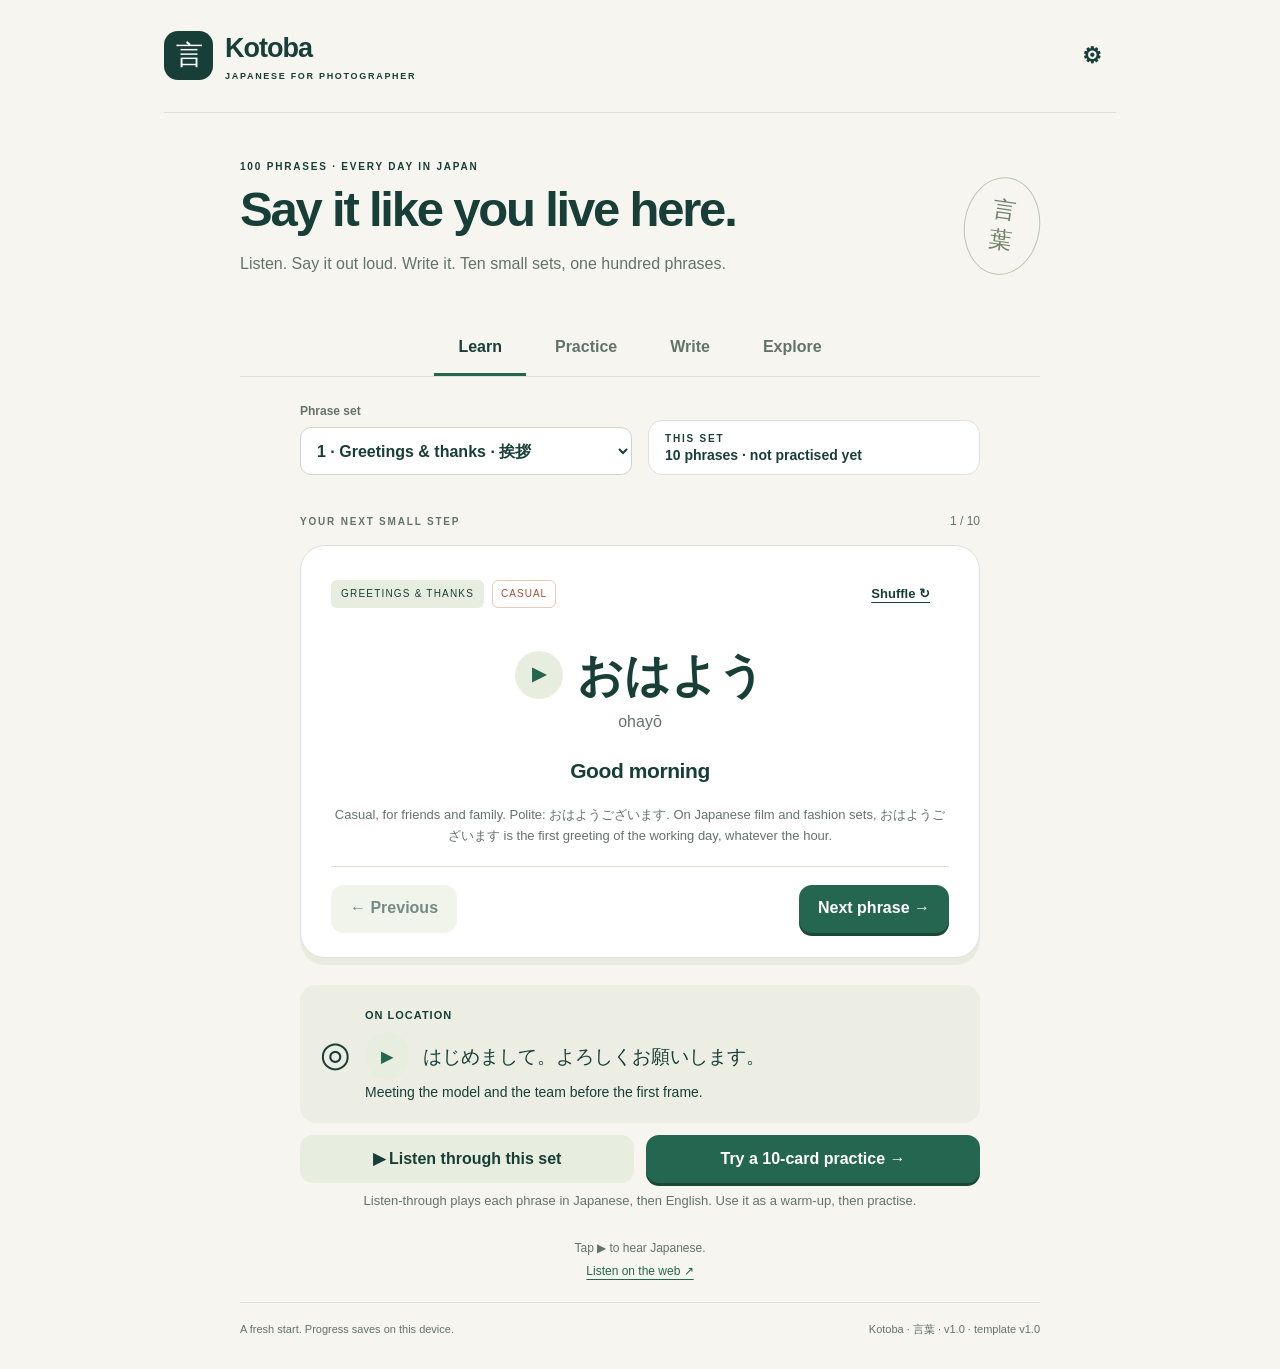
<file: index.html>
<!doctype html>
<html lang="en">
<head>
  <meta charset="utf-8"><meta name="viewport" content="width=device-width,initial-scale=1,viewport-fit=cover">
  <meta name="theme-color" content="#173f39"><meta name="description" content="Kotoba: 100 everyday Japanese phrases for photographers. Listen, speak, practise and write.">
  <meta name="apple-mobile-web-app-capable" content="yes"><meta name="apple-mobile-web-app-status-bar-style" content="default">
  <link rel="manifest" href="./manifest.webmanifest"><link rel="apple-touch-icon" href="./icons/icon-192.png">
  <link rel="icon" href="./icons/icon.svg" type="image/svg+xml"><link rel="stylesheet" href="./style.css">
  <title>Kotoba · 100 Everyday Phrases</title>
</head>
<body>
<div class="shell">
  <header><a class="brand" href="./" aria-label="Kotoba home"><span class="brand-icon" lang="ja">言</span><span>Kotoba<small>JAPANESE FOR PHOTOGRAPHER</small></span></a><button id="settingsButton" class="icon-button" aria-label="Audio and display settings">⚙</button></header>
  <main>
    <div class="intro"><div><p class="eyebrow">100 PHRASES · EVERY DAY IN JAPAN</p><h1>Say it like you live here.</h1><p>Listen. Say it out loud. Write it. Ten small sets, one hundred phrases.</p></div><div class="seal" lang="ja" aria-hidden="true">言<br>葉</div></div>
    <nav class="tabs" aria-label="Learning activities"><button data-view="learn" aria-current="page">Learn</button><button data-view="practice">Practice</button><button data-view="write">Write</button><button data-view="explore">Explore</button></nav>
    <section class="controls" aria-label="Lesson choices">
      <label>Phrase set<select id="set"></select></label>
      <div class="set-progress" aria-live="polite"><span class="eyebrow">THIS SET</span><strong id="setProgress">A fresh start.</strong><span id="setDue" class="muted"></span></div>
    </section>

    <section id="learnView" class="view">
      <div class="section-line"><p class="eyebrow">YOUR NEXT SMALL STEP</p><span id="learnIndex">1 / 10</span></div>
      <article class="study-card">
        <div class="card-top"><span class="tag" id="setTag">GREETINGS</span><span class="register" id="register">polite</span><button id="shuffle" class="quiet">Shuffle ↻</button></div>
        <div class="japanese-line phrase-line"><button id="studySpeak" class="speaker" aria-label="Hear this phrase">▶</button><div id="studyJp" class="phrase" lang="ja"></div></div>
        <p id="studyKana" class="reading" lang="ja"></p><p id="studyRomaji" class="romaji"></p>
        <p id="studyEn" class="meaning"></p>
        <p id="studyNote" class="card-note"></p>
        <details id="breakdown" class="breakdown"><summary>Break it down</summary><ul id="parts" class="parts"></ul><div id="kanjiRow" class="kanji-row"></div></details>
        <div class="card-navigation"><button id="previous" class="secondary">← Previous</button><button id="next" class="primary">Next phrase →</button></div>
      </article>
      <aside class="photo-note"><span aria-hidden="true">◎</span><div><strong>On location</strong><div class="japanese-line scene-line"><button id="sceneSpeak" class="speaker small" aria-label="Hear the on-location example">▶</button><span id="sceneJp" lang="ja"></span></div><p id="sceneEn"></p></div></aside>
      <div class="button-row learn-actions"><button id="preview" class="secondary">▶ Listen through this set</button><button id="startFromLearn" class="primary">Try a 10-card practice →</button></div>
      <p class="muted center">Listen-through plays each phrase in Japanese, then English. Use it as a warm-up, then practise.</p>
    </section>

    <section id="practiceView" class="view" hidden>
      <div id="practiceSetup" class="panel"><p class="eyebrow">TEN CARDS. YOUR OWN PACE.</p><h2>Put it into practice.</h2><p>Mistakes come back at the end. A phrase is learned when you recall it again days later.</p>
        <label>How would you like to practise?<select id="quizType">
          <option value="choice">Read Japanese → choose the meaning</option>
          <option value="listen">Listen → choose the meaning</option>
          <option value="recall">English → choose the Japanese</option>
          <option value="speak">English → say it in Japanese</option>
          <option value="type">English → type the Japanese</option>
        </select></label>
        <p id="dueCount" class="muted"></p>
        <div class="button-row"><button id="startQuiz" class="primary">Start practice</button><button id="reviewQuiz" class="secondary">Review due cards</button><button id="trickyQuiz" class="secondary">Tricky phrases</button></div>
      </div>
      <div id="quizArea" hidden>
        <div class="section-line"><span id="quizProgress"></span><button id="endQuiz" class="quiet">End session</button></div><progress id="quizBar" max="10" value="0" aria-label="Cards completed"></progress>
        <article class="quiz-card"><p id="quizPrompt" class="eyebrow"></p>
          <div class="japanese-line"><button id="quizSpeak" class="speaker" aria-label="Hear the practice phrase">▶</button><div id="quizQuestion" class="quiz-question" lang="ja"></div></div><p id="quizHint" class="muted"></p>
          <div id="answers" class="answers"></div>
          <form id="typeForm" hidden><label for="typedAnswer">Hiragana, katakana, kanji or romaji</label><input id="typedAnswer" autocomplete="off" autocapitalize="none" spellcheck="false" placeholder="e.g. arigatou"><button type="submit" id="checkTyped" class="primary wide">Check answer</button></form>
          <div id="speakArea" class="speak-area" hidden>
            <button id="micButton" class="mic" aria-pressed="false"><span aria-hidden="true">●</span><span id="micLabel">Tap and speak</span></button>
            <p id="heard" class="heard" aria-live="polite"></p>
            <div id="speakChoices" class="button-row" hidden><button id="speakRetry" class="secondary">Try again</button><button id="speakAccept" class="secondary">Count it as right</button><button id="speakGiveUp" class="quiet">Show the answer</button></div>
            <div id="selfCheck" class="button-row" hidden><button id="selfReveal" class="primary wide">I said it. Show the answer</button></div>
            <div id="selfMark" class="button-row" hidden><button id="selfRight" class="primary">I got it right</button><button id="selfWrong" class="secondary">Not yet</button></div>
          </div>
          <div id="feedback" class="feedback" role="status" aria-live="polite" hidden></div><button id="continueQuiz" class="primary wide" hidden>Continue →</button>
        </article>
      </div>
      <div id="quizSummary" class="panel" hidden><p class="eyebrow">ONE STEP FURTHER</p><h2>Practice complete.</h2><p id="summaryText"></p><button id="again" class="primary">Practise again</button></div>
    </section>

    <section id="writeView" class="view" hidden>
      <div class="panel write-intro"><p class="eyebrow">STROKE BY STROKE</p><h2>Write it to own it.</h2><p>Every kanji and katakana in this set. Watch the order, then write. Write each character correctly three times to master it.</p>
        <div id="charStrip" class="char-strip" role="list"></div></div>
      <article class="write-card">
        <div class="write-head"><div id="writeChar" class="write-char" lang="ja"></div><div><p id="writeMeaning" class="write-meaning"></p><p id="writeReading" class="muted"></p><div class="japanese-line write-example"><button id="writeSpeak" class="speaker small" aria-label="Hear the example phrase">▶</button><span id="writeExample" lang="ja"></span></div></div></div>
        <div class="write-grid">
          <figure class="model"><svg id="model" viewBox="0 0 109 109" role="img" aria-label="Stroke order animation"></svg><figcaption><button id="playStrokes" class="secondary">▶ Watch the strokes</button></figcaption></figure>
          <div class="pad"><canvas id="pad" aria-label="Writing area. Draw the character with your finger, stylus or mouse."></canvas>
            <div class="pad-tools"><span id="strokeCount" class="muted"></span><label class="check-label inline"><input id="guideToggle" type="checkbox" checked> Guide</label><button id="clearPad" class="quiet">Clear</button></div></div>
        </div>
        <p id="writeMsg" class="write-msg" role="status" aria-live="polite"></p>
        <div class="mastery"><span id="masteryText"></span><span id="masteryDots" class="dots" aria-hidden="true"></span></div>
        <div class="button-row"><button id="backToPhrase" class="secondary" hidden>← Back to phrase</button><button id="writeAgain" class="secondary">Write again</button><button id="nextChar" class="primary">Next character →</button></div>
      </article>
    </section>

    <section id="exploreView" class="view" hidden>
      <article class="panel"><p class="eyebrow">ALL ONE HUNDRED</p><h2>Find any phrase.</h2><label for="search">Search Japanese, romaji or English</label><input id="search" type="search" placeholder="e.g. thank, sumimasen, 元気" autocomplete="off"><ol id="phraseList" class="phrase-list"></ol></article>
      <details open><summary>Reading Japanese out loud</summary><p>は as the topic particle is read <b>wa</b>: こんにちは, 実は, おすすめは. を is read <b>o</b>: 水をください. A small っ doubles the next consonant: 行ってきます is it-te-ki-ma-su. Long vowels matter: ありがとう is arigatō, not arigato. In です and ます the final u is often almost silent: des, mas.</p><p>The original post marks a stressed syllable in red. Japanese actually uses pitch (high and low), not stress, and it changes with region and phrase. Copy the audio rather than a marked syllable.</p></details>
      <details><summary>Casual or polite?</summary><p>Each card shows its register. <b>Casual</b> is for friends and peers. <b>Polite</b> (です／ます) is your default with clients, agencies, staff and anyone you have just met. <b>Very polite</b> is respectful keigo for clients, galleries and hotels. <b>Slang</b> is fine among friends, risky at work. Many casual phrases have a polite twin in the note.</p></details>
      <details><summary>Install, audio, speaking & your progress</summary><p>iPhone: open the published HTTPS link in Safari, then Share → Add to Home Screen. On desktop, use the browser’s install option or a bookmark.</p><p>Tap a speaker to hear Japanese. Choose a Japanese voice in settings. If audio is unavailable, use “Listen on the web”. That opens Google Translate; tap its speaker there.</p><p>Speaking practice uses your browser’s speech recognition when it exists (Chrome, Edge, Safari). It checks the words it heard, not your pitch accent. Recognition sometimes writes a word in kanji where we use kana. If you know you said it right, tap “Count it as right”. Without recognition, you say it aloud and check yourself.</p><p>Progress stays in this browser on this device. It does not sync. Correct cards return after 1, 3, 7, then 14 days. A mistake resets the card and brings it back in the same session. Phrases you miss twice or more appear in “Tricky phrases”. Use settings to back up and restore.</p></details>
      <details><summary>Sources</summary><p>Phrase list: <a href="https://www.instagram.com/p/DfcKta_jA6y/" target="_blank" rel="noopener">@mikanko_studio, “100 phrases Japanese people say every day”</a> (7 Nov 2026). English meanings, usage notes and breakdowns were written for this course.</p><p>Stroke order: <a href="https://kanjivg.tagaini.net" target="_blank" rel="noopener">KanjiVG</a> © Ulrich Apel, <a href="https://creativecommons.org/licenses/by-sa/3.0/" target="_blank" rel="noopener">CC BY-SA 3.0</a>. Browser audio: <a href="https://developer.mozilla.org/en-US/docs/Web/API/Web_Speech_API" target="_blank" rel="noopener">Web Speech API</a>. Voices and accent vary by device.</p></details>
    </section>

    <div class="audio-footer"><p id="audioStatus" role="status">Tap ▶ to hear Japanese.</p><a id="webListen" href="https://translate.google.com/?sl=ja&tl=en&op=translate" target="_blank" rel="noopener">Listen on the web ↗</a></div>
    <footer><span id="progressText">A fresh start.</span><span>Kotoba · 言葉 · v1.0 · template v1.0</span></footer>
  </main>
</div>
<dialog id="settings"><form method="dialog"><div class="section-line"><h2>Make it yours.</h2><button class="icon-button" aria-label="Close settings">✕</button></div></form><label>Japanese voice<select id="voice"></select></label><label>Speaking pace<select id="rate"><option value="0.7">Slow · 0.7×</option><option value="0.9">Gentle · 0.9×</option><option value="1">Natural · 1×</option></select></label><label class="check-label"><input id="romajiToggle" type="checkbox" checked> Show romaji on learning cards</label><button id="testVoice" class="secondary wide">▶ Test Japanese voice</button><p class="muted">No Japanese voice? Check your device’s language and voice settings, or use “Listen on the web”. Audio plays only when you tap.</p><button id="exportProgress" class="quiet wide">Download a progress backup</button><label class="quiet">Restore progress backup<input id="importProgress" type="file" accept="application/json,.json"></label><p id="settingsMessage" role="status"></p></dialog>
<script src="./phrases.js"></script><script src="./strokes.js"></script><script src="./app.js"></script>
</body></html>
</file>
<file: style.css>
:root{color-scheme:light;--ink:#183e38;--muted:#63736c;--paper:#f6f5ef;--line:#dce2d9;--green:#246650;--pale:#e8eedf;--orange:#ac4e32}*{box-sizing:border-box}body{margin:0;background:var(--paper);color:var(--ink);font:16px/1.55 -apple-system,BlinkMacSystemFont,"Segoe UI",sans-serif}button,input,select{font:inherit}button,a,input,select{touch-action:manipulation}button{cursor:pointer;border:0;border-radius:13px;min-height:48px;padding:11px 19px;font-weight:650;color:var(--ink);background:transparent}button:disabled{cursor:default;opacity:.6}button:hover:not(:disabled){filter:brightness(.95)}button:focus-visible,a:focus-visible,summary:focus-visible{outline:3px solid #b25e3c;outline-offset:4px}input:focus,select:focus{outline:3px solid #b9c9ac;outline-offset:2px}a{color:var(--green);text-underline-offset:4px}p{margin:8px 0 16px}h1,h2{letter-spacing:-.045em;line-height:1.12}h1{font-size:clamp(32px,5vw,49px);font-weight:650;margin:8px 0 15px}h2{font-size:28px;margin:8px 0 16px}.shell{max-width:1040px;margin:auto;padding:0 44px}header{display:flex;align-items:center;justify-content:space-between;padding:28px 0;border-bottom:1px solid var(--line)}.brand{display:flex;gap:12px;align-items:center;text-decoration:none;color:var(--ink);font-size:27px;font-weight:750;letter-spacing:-1px}.brand-icon{display:grid;place-items:center;background:var(--ink);color:white;border-radius:14px;width:49px;height:49px;font-size:27px;font-weight:400}.brand small{display:block;font-size:9px;letter-spacing:1.7px;font-weight:600}.icon-button{font-size:22px;padding:8px 14px}.intro{display:flex;justify-content:space-between;align-items:center;margin:40px 0 29px}.intro>div>p:last-child{color:var(--muted)}.eyebrow{font-size:10px;letter-spacing:1.8px;font-weight:750;margin:0}.seal{border:1px solid #b9c5b4;border-radius:50%;width:76px;height:98px;display:grid;place-content:center;font-family:serif;font-size:23px;color:#70816b;line-height:1.3;transform:rotate(8deg)}.tabs{display:flex;gap:5px;border-bottom:1px solid var(--line);margin-bottom:25px}.tabs button{border-radius:0;padding:13px 24px;border-bottom:3px solid transparent;color:var(--muted)}.tabs button[aria-current]{border-color:var(--green);color:var(--ink)}.controls{display:grid;grid-template-columns:1fr 1fr;gap:16px;margin-bottom:27px}label{display:block;font-size:12px;font-weight:650;color:var(--muted)}select,input:not([type=checkbox]){display:block;width:100%;border:1px solid #cdd6cb;border-radius:11px;background:#fff;color:var(--ink);padding:12px;margin:7px 0 10px;min-height:48px;font-size:16px}select{padding-right:20px}.view{max-width:680px;margin:auto}.section-line{display:flex;justify-content:space-between;align-items:center;gap:12px;margin-bottom:14px;font-size:12px;color:var(--muted)}.study-card,.quiz-card{background:#fff;border:1px solid var(--line);border-radius:25px;padding:24px 30px;text-align:center;box-shadow:0 7px 0 #e8ebdf}.card-top{display:flex;justify-content:space-between;align-items:center}.tag{font-size:10px;letter-spacing:1.2px;background:var(--pale);padding:6px 10px;border-radius:6px}.quiet{font-size:13px;text-decoration:underline;text-underline-offset:4px}.big-number{font-size:clamp(60px,10vw,88px);font-weight:650;letter-spacing:-5px;line-height:1.25;margin:15px 0 5px}.japanese-line{display:flex;justify-content:center;align-items:center;gap:14px;min-width:0}.kanji{font-family:"Hiragino Kaku Gothic ProN","Yu Gothic",sans-serif;font-size:clamp(26px,5vw,42px);overflow-wrap:anywhere;line-height:1.5}.speaker{flex:none;background:var(--pale);color:var(--green);width:48px;height:48px;border-radius:50%;padding:10px;font-size:18px}.reading{font-size:22px;overflow-wrap:anywhere;margin:8px 0 0}.romaji{font-size:16px;color:var(--muted);margin:3px 0 20px}.card-note{font-size:13px;color:var(--muted);min-height:22px;margin:18px 0}.card-navigation,.button-row{display:flex;gap:12px}.card-navigation{justify-content:space-between;border-top:1px solid var(--line);padding-top:18px;margin-top:20px}.primary{background:var(--green);color:white;box-shadow:0 3px 0 #184836}.secondary{background:var(--pale)}.wide{width:100%;margin-top:16px}.photo-note{display:flex;gap:14px;align-items:center;background:#eceee4;border-radius:16px;padding:17px 20px;margin:27px 0 12px}.photo-note>span{font-size:35px}.photo-note strong{font-size:11px;letter-spacing:1px;text-transform:uppercase}.photo-note p{font-size:14px;margin:2px 0}.photo-note .icon-button{margin-left:auto;flex:none}.panel{background:white;border:1px solid var(--line);padding:28px;border-radius:22px;margin-bottom:18px}.panel>p{color:var(--muted)}.panel label{margin-top:22px}.muted{color:var(--muted);font-size:13px}.quiz-card{padding:30px}.quiz-question{font-size:clamp(26px,5vw,40px);overflow-wrap:anywhere}.quiz-card .japanese-line{min-height:110px}.answers{display:grid;grid-template-columns:1fr 1fr;gap:12px;margin:20px 0 8px}.answer{border:2px solid var(--line);font-size:24px;min-height:65px;background:white}.answer.correct{border-color:var(--green);background:#e1efe3;opacity:1}.answer.wrong{border-color:#a33e25;background:#fae8dc;opacity:1}.feedback{border-radius:12px;background:#e8f1e6;text-align:left;padding:16px;margin-top:20px;font-size:15px}.feedback.retry{background:#fff0df}progress{width:100%;height:9px;accent-color:var(--green);margin:0 0 22px}details{border:1px solid var(--line);border-radius:14px;padding:17px 20px;margin:14px 0;background:#fff}summary{cursor:pointer;font-weight:650;min-height:32px}details p{font-size:14px;color:#41584e;margin-top:15px}.lookup-result{font-size:23px;padding:22px 0;overflow-wrap:anywhere}.lookup-result small{font-size:16px;color:var(--muted)}.audio-footer{text-align:center;font-size:12px;margin:28px 0 22px;color:var(--muted)}.audio-footer p{margin:0 0 4px}footer{border-top:1px solid var(--line);display:flex;justify-content:space-between;gap:12px;color:var(--muted);font-size:11px;padding:18px 0 30px}dialog{border:1px solid var(--line);border-radius:22px;padding:25px;max-width:440px;width:calc(100% - 28px);max-height:90dvh;overflow:auto;color:var(--ink)}dialog::backdrop{background:#183e3866}dialog label{margin-top:17px}.check-label{display:flex;gap:12px;align-items:center;min-height:44px}.check-label input{width:20px;height:20px;accent-color:var(--green)}[hidden]{display:none!important}@media(min-width:900px){main{max-width:800px;margin:auto}.intro{margin-top:46px}.controls{max-width:680px;margin-left:auto;margin-right:auto}.tabs{justify-content:center}}@media(max-width:560px){.shell{padding:0 18px;padding-bottom:env(safe-area-inset-bottom)}header{padding:19px 0}.intro{margin:27px 0 17px}.intro p:last-child{font-size:14px}.seal{display:none}.brand small{font-size:8px}.controls{grid-template-columns:1fr;gap:2px;margin-bottom:17px}.tabs{margin-bottom:17px}.tabs button{flex:1;padding:11px}.study-card,.quiz-card{padding:18px 16px;border-radius:21px}.big-number{margin-top:10px}.reading{font-size:19px}.photo-note{padding:14px;gap:10px}.photo-note>span{display:none}.panel{padding:22px}.card-navigation button{font-size:14px;padding:10px 13px}.button-row{flex-wrap:wrap}.button-row>input{flex:1;min-width:100px}.button-row>button{flex:1}.quiz-card .japanese-line{gap:8px}footer{font-size:10px}.romaji{margin-bottom:12px}}@media(prefers-reduced-motion:no-preference){button{transition:background .15s,transform .15s}button:active:not(:disabled){transform:translateY(2px)}}
/* Kotoba additions — same tokens as Kazu */
.controls{align-items:end}.set-progress{background:#fff;border:1px solid var(--line);border-radius:14px;padding:10px 16px;margin:7px 0 10px;min-height:48px;display:flex;flex-direction:column;justify-content:center}.set-progress strong{font-size:14px;line-height:1.3}.set-progress .muted{font-size:12px}
.card-top{gap:8px}.register{font-size:10px;letter-spacing:1px;text-transform:uppercase;border:1px solid var(--line);border-radius:6px;padding:5px 8px;color:var(--muted);margin-right:auto}.register[data-reg="casual"],.register[data-reg="slang"]{color:var(--orange);border-color:#ecc9b8}.register[data-reg="very polite"]{color:var(--green);border-color:#b9cfb9}
.phrase-line{margin:26px 0 4px}.phrase{font-family:"Hiragino Kaku Gothic ProN","Yu Gothic",sans-serif;font-size:clamp(28px,6vw,46px);font-weight:600;line-height:1.35;overflow-wrap:anywhere;text-align:left}
.meaning{font-size:21px;font-weight:650;letter-spacing:-.02em;margin:4px 0 0}.reading{color:var(--ink)}
.breakdown{text-align:left;margin:0;border-radius:12px;padding:12px 16px;background:#fbfbf7}.breakdown summary{font-size:14px}.parts{list-style:none;padding:0;margin:10px 0 0}.parts li{display:flex;gap:10px;align-items:center;font-size:14px;padding:6px 0;border-bottom:1px solid var(--line)}.parts li:last-child{border:0}.parts .speaker{width:44px;height:44px;font-size:14px}.parts b{font-family:"Hiragino Kaku Gothic ProN","Yu Gothic",sans-serif;font-size:17px}.parts span{color:var(--muted)}
.kanji-row{display:flex;flex-wrap:wrap;gap:8px;margin-top:12px}.kanji-chip{background:white;border:1px solid var(--line);border-radius:12px;min-height:48px;padding:6px 12px;display:flex;gap:8px;align-items:center;font-weight:600}.kanji-chip b{font-family:"Hiragino Kaku Gothic ProN","Yu Gothic",serif;font-size:24px;font-weight:500}.kanji-chip small{font-size:11px;color:var(--muted);font-weight:500;text-align:left;line-height:1.25}
.photo-note>div{flex:1;min-width:0}.scene-line{justify-content:flex-start;margin:6px 0 2px}.scene-line span{font-size:19px;font-family:"Hiragino Kaku Gothic ProN","Yu Gothic",sans-serif}.speaker.small{width:44px;height:44px;font-size:15px;padding:8px}
.learn-actions>button{flex:1}.center{text-align:center}
.quiz-question[lang=en]{font-size:clamp(22px,4.5vw,32px);font-weight:650;letter-spacing:-.02em}.answer{font-size:18px;line-height:1.3;padding:10px 12px}.answer[lang=ja]{font-size:20px;font-family:"Hiragino Kaku Gothic ProN","Yu Gothic",sans-serif}
.feedback .japanese-line{justify-content:flex-start;margin-bottom:6px}.feedback .fb-jp{font-size:22px;font-family:"Hiragino Kaku Gothic ProN","Yu Gothic",sans-serif}.feedback p{margin:4px 0}
.speak-area{margin:18px 0 6px}.mic{display:flex;gap:10px;align-items:center;justify-content:center;margin:0 auto;width:min(260px,100%);min-height:64px;border-radius:40px;background:var(--green);color:#fff;box-shadow:0 3px 0 #184836;font-size:17px}.mic span:first-child{font-size:20px;color:#f3b48f}.mic[aria-pressed=true]{background:var(--orange);box-shadow:0 3px 0 #7c3622}.mic[aria-pressed=true] span:first-child{color:#fff;animation:pulse 1s infinite}@keyframes pulse{50%{opacity:.3}}.heard{min-height:24px;font-size:16px;margin:14px 0 6px}.heard b{font-family:"Hiragino Kaku Gothic ProN","Yu Gothic",sans-serif;font-size:20px}.speak-area .button-row{justify-content:center;margin-top:8px}
.write-intro h2{margin-bottom:6px}.char-strip{display:flex;flex-wrap:wrap;gap:7px;margin-top:14px}.char-strip button{min-width:52px;min-height:56px;padding:4px 8px;border:1px solid var(--line);border-radius:12px;background:#fff;font-family:"Hiragino Kaku Gothic ProN","Yu Gothic",serif;font-size:22px;font-weight:500;display:flex;flex-direction:column;align-items:center;line-height:1.2}.char-strip button[aria-current]{border:2px solid var(--green);background:var(--pale)}.char-strip small{font-family:-apple-system,sans-serif;font-size:9px;letter-spacing:1px;color:var(--muted)}.char-strip .done small{color:var(--green)}
.write-card{background:#fff;border:1px solid var(--line);border-radius:25px;padding:24px 28px;box-shadow:0 7px 0 #e8ebdf}.write-head{display:flex;gap:20px;align-items:center;margin-bottom:16px}.write-char{font-family:"Hiragino Mincho ProN","Yu Mincho",serif;font-size:72px;line-height:1;background:var(--pale);border-radius:18px;width:104px;height:104px;display:grid;place-items:center;flex:none}.write-meaning{font-size:20px;font-weight:650;margin:0}.write-head .muted{margin:2px 0 4px}.write-example{justify-content:flex-start}.write-example span{font-size:18px;font-family:"Hiragino Kaku Gothic ProN","Yu Gothic",sans-serif}
.write-grid{display:grid;grid-template-columns:minmax(0,1fr) minmax(0,1.35fr);gap:18px;align-items:start}.model{margin:0;text-align:center}.model svg{width:100%;max-width:220px;aspect-ratio:1;background:#fbfbf7;border:1px solid var(--line);border-radius:16px}.model figcaption button{margin-top:10px;font-size:14px}.model path{fill:none;stroke-linecap:round;stroke-linejoin:round}.model .ghost{stroke:#dfe4da;stroke-width:3}.model .ink{stroke:var(--ink);stroke-width:3.2}.model text{font-size:7px;fill:var(--orange);font-family:-apple-system,sans-serif;font-weight:700}
.pad{text-align:center}.pad canvas{width:100%;max-width:340px;aspect-ratio:1;touch-action:none;background:#fffefa;border:2px solid var(--line);border-radius:16px;cursor:crosshair;display:block;margin:auto}.pad-tools{display:flex;justify-content:space-between;align-items:center;max-width:340px;margin:6px auto 0}.check-label.inline{display:inline-flex;margin:0;font-size:13px}
.write-msg{min-height:24px;font-size:15px;margin:14px 0 4px;text-align:center}.write-msg.bad{color:#a33e25}.write-msg.good{color:var(--green)}.mastery{display:flex;justify-content:center;gap:10px;align-items:center;font-size:13px;color:var(--muted);margin-bottom:14px}.dots{letter-spacing:4px;color:var(--green);font-size:16px}.write-card .button-row{justify-content:center;flex-wrap:wrap}
.phrase-list{list-style:none;padding:0;margin:16px 0 0}.phrase-list li{display:flex;gap:12px;align-items:center;padding:10px 0;border-bottom:1px solid var(--line)}.phrase-list .speaker{width:44px;height:44px;font-size:15px}.phrase-list .pl-text{flex:1;min-width:0;cursor:pointer;text-align:left;background:none;min-height:44px;padding:0;font-weight:400;display:block}.pl-text b{font-family:"Hiragino Kaku Gothic ProN","Yu Gothic",sans-serif;font-size:19px;font-weight:600;display:block}.pl-text span{font-size:13px;color:var(--muted)}.phrase-list .cat-head{font-size:10px;letter-spacing:1.6px;font-weight:750;padding-top:22px;border:0;color:var(--green)}
@media(max-width:560px){.write-grid{grid-template-columns:1fr}.model svg{max-width:150px}.write-card{padding:18px 14px;border-radius:21px}.write-char{width:84px;height:84px;font-size:58px}.write-head{gap:14px}.learn-actions{flex-direction:column}.set-progress{margin-top:2px}.meaning{font-size:19px}.answers{grid-template-columns:1fr}}
@media(prefers-reduced-motion:reduce){.mic[aria-pressed=true] span:first-child{animation:none}}
.card-top .quiet{white-space:nowrap}.card-top .tag{white-space:nowrap;overflow:hidden;text-overflow:ellipsis;min-width:0}.write-card .button-row>button{flex:1 1 140px}.mastery{flex-wrap:wrap;text-align:center}
.shell{padding-top:env(safe-area-inset-top);padding-left:max(18px,env(safe-area-inset-left));padding-right:max(18px,env(safe-area-inset-right))}@media(min-width:561px){.shell{padding-left:44px;padding-right:44px}}
</file>
